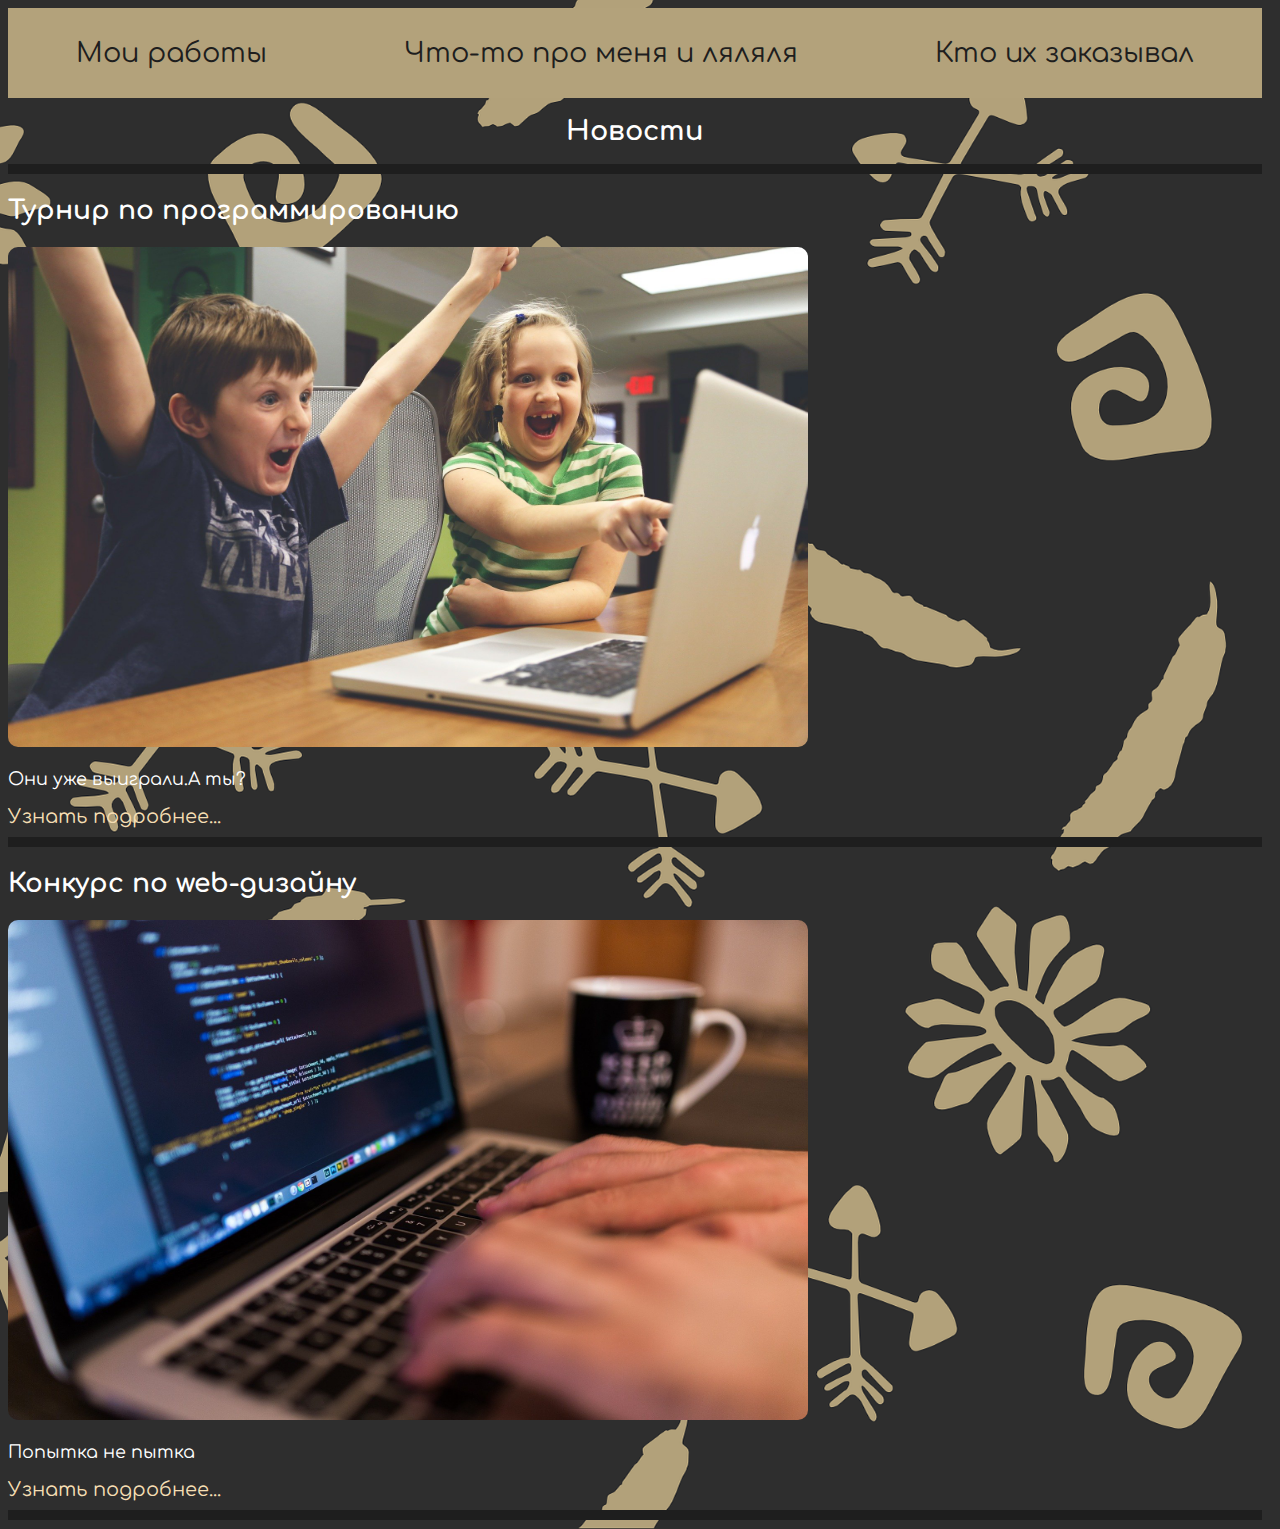
<file: index.html>
<!DOCTYPE html>
<html lang="ru">
<head>
    <meta charset="UTF-8">
    <meta name="viewport" content="width=device-width, initial-scale=1.0">
    <title>Главная</title>

    <link rel="preconnect" href="https://fonts.gstatic.com">
    <link href="https://fonts.googleapis.com/css2?family=Comfortaa:wght@700&display=swap" rel="stylesheet">

<link rel="stylesheet" href="index.css">

</head>
<body>
    
<div id="menu">


<a href="work.html">Мои работы</a>

<a href="aboutme.html">Что-то про меня и ляляля</a>

<a href="uzers.html">Кто их заказывал</a>


</div>

<h1>Новости</h1>
<hr>

<div id="content">

<h2>Турнир по программированию</h2>

<img src="children-593313_1920.jpg" alt="">
<br>
<p>Они уже выиграли.А ты?</p>
<a href="https://ru.wikipedia.org/wiki/Олимпиады_по_программированию">Узнать подробнее...</a>

<hr>

<h2>Конкурс по web-дизайну</h2>
<img src="work-731198_1920.jpg" alt="">
<br>
<p>Попытка не пытка</p>
<a href="https://ru.wikipedia.org/wiki/Веб-дизайн">Узнать подробнее...</a>


<hr>
</div>

</body>
</html>
</file>
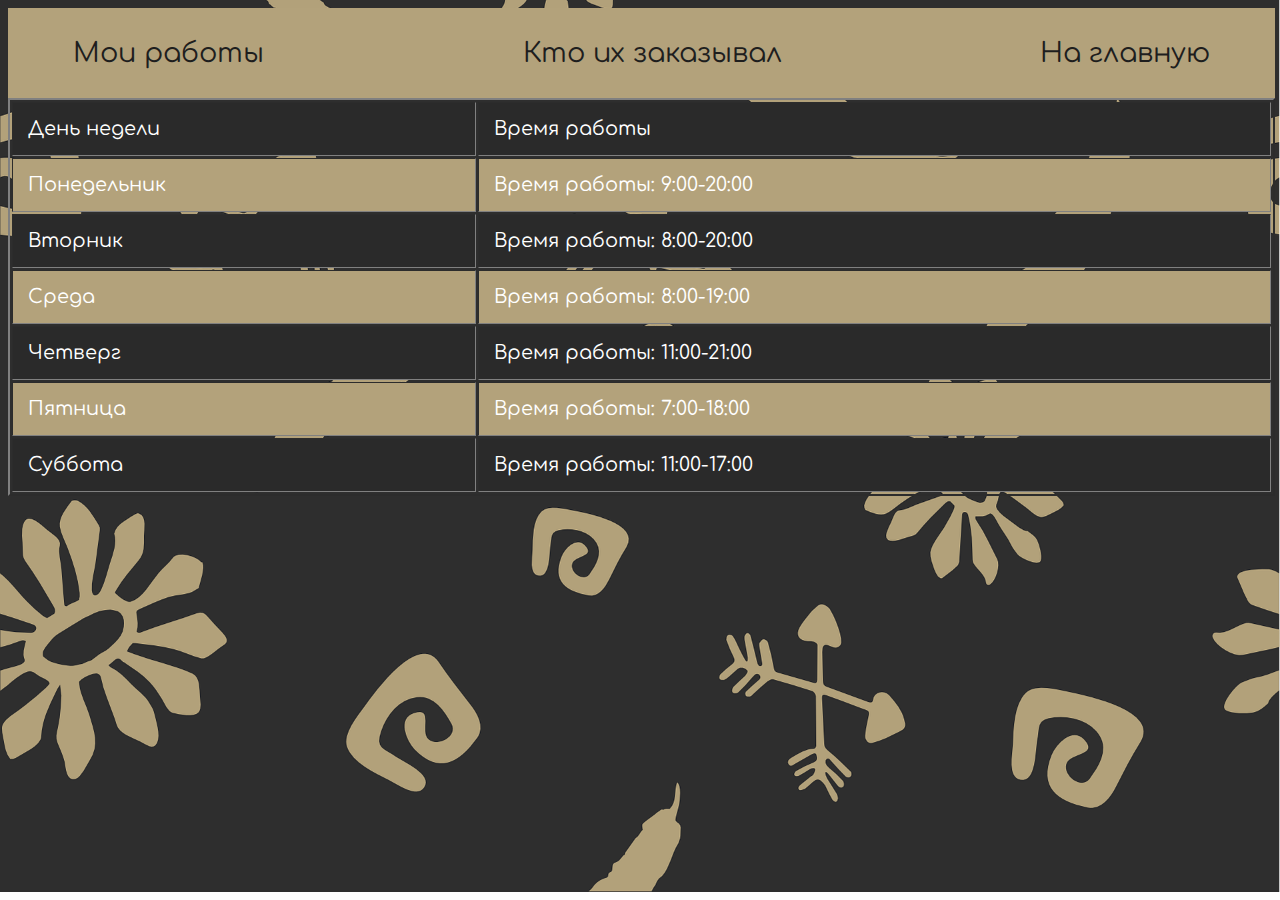
<file: aboutme.html>
<!DOCTYPE html>
<html lang="ru">
<head>
    <meta charset="UTF-8">
    <meta name="viewport" content="width=device-width, initial-scale=1.0">
    <title>Это я</title>
    <style>
        td{padding: 15px;
        font-size: 110%;   
         }
         .noneven{   
            
             background-color: rgb(42, 42, 42); 
         }
         .even{
           
            background-color: rgb(179, 162, 123);
    
         }
         table{ width: 99vw }
    </style>
    <link rel="preconnect" href="https://fonts.gstatic.com">
    <link href="https://fonts.googleapis.com/css2?family=Comfortaa:wght@700&display=swap" rel="stylesheet">

    <link rel="stylesheet" href="aboutme.css">

</head>
<body>
    
    <div id="menu"> 
        <a href="work.html">Мои работы</a>
        <br>
        <a href="uzers.html">Кто их заказывал</a>
        <br>
        <a href="index.html">На главную</a>
        
        
    </div>

    <div>
        <table border="2px">
            <tr class="noneven">
                <td>День недели</td>
                <td>Время работы</td>     
            </tr>
            <tr class="even">
                <td>Понедельник</td>
                <td>Время работы: 9:00-20:00</td>
            </tr>
            <tr class="noneven">
                <td>Вторник</td>
                <td>Время работы: 8:00-20:00</td>
            </tr>
            <tr class="even">
                <td>Среда</td>
                <td>Время работы: 8:00-19:00</td>
            </tr>
            <tr class="noneven">
                <td>Четверг</td>
                <td>Время работы: 11:00-21:00</td>
            </tr>
            <tr class="even">
                <td>Пятница</td>
                <td>Время работы: 7:00-18:00</td>
            </tr>
            <tr class="noneven">
                <td>Суббота</td>
                <td>Время работы: 11:00-17:00</td>
            </tr>
        </table>
    </div>



</body>
</html>
</file>
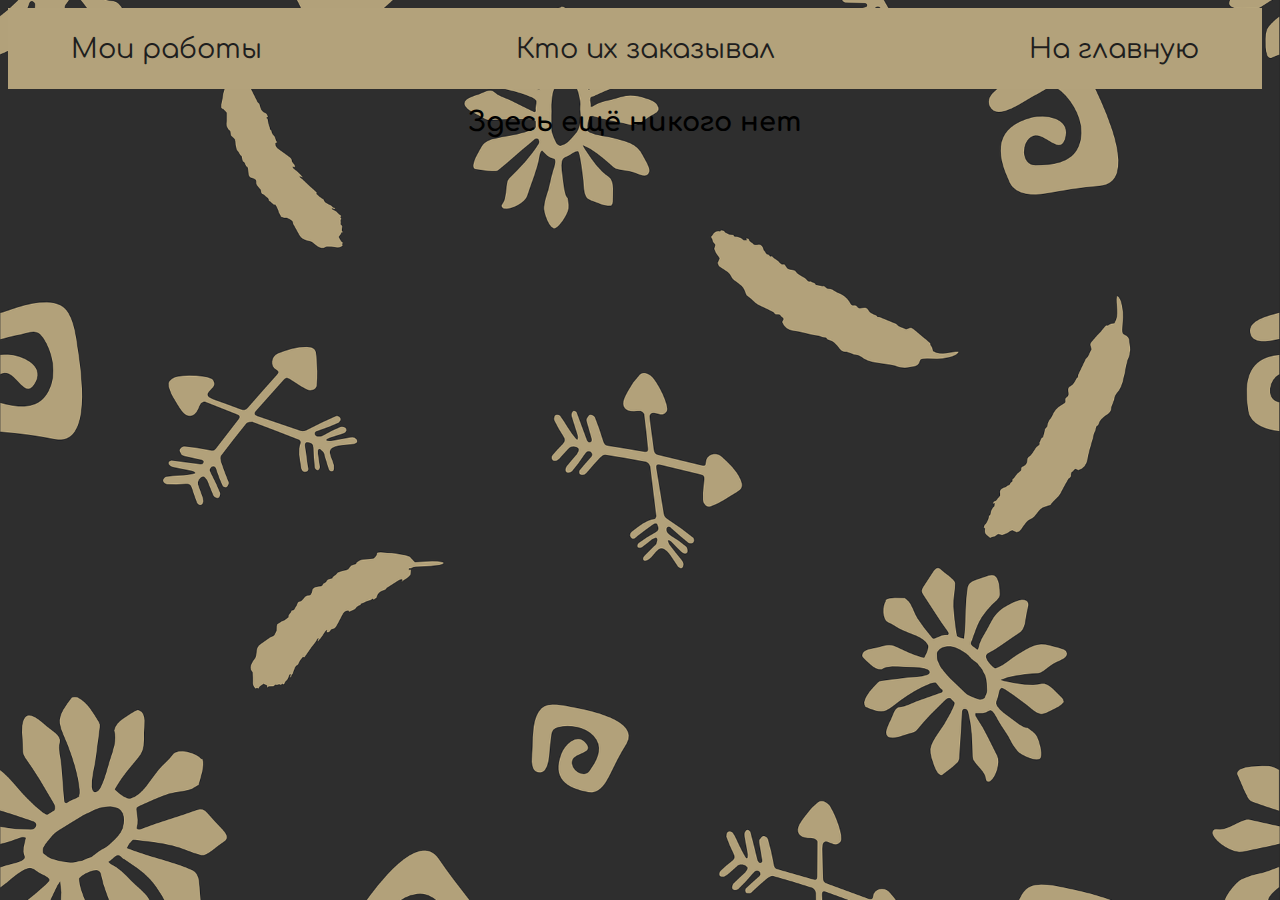
<file: uzers.html>
<!DOCTYPE html>
<html lang="ru">
<head>
    <meta charset="UTF-8">
    <meta name="viewport" content="width=device-width, initial-scale=1.0">
    <title>Кто же заказывал?</title>

    <link rel="preconnect" href="https://fonts.gstatic.com">
    <link href="https://fonts.googleapis.com/css2?family=Comfortaa:wght@700&display=swap" rel="stylesheet">

<link rel="stylesheet" href="uzers.css">

</head>
<body>
    
<div id="menu"> 
<a href="work.html">Мои работы</a>
<br>
<span id="name">Кто их заказывал</span>
<br>
<a href="index.html">На главную</a>


</div>
<h1>Здесь ещё никого нет</h1>






</body>
</html>
</file>
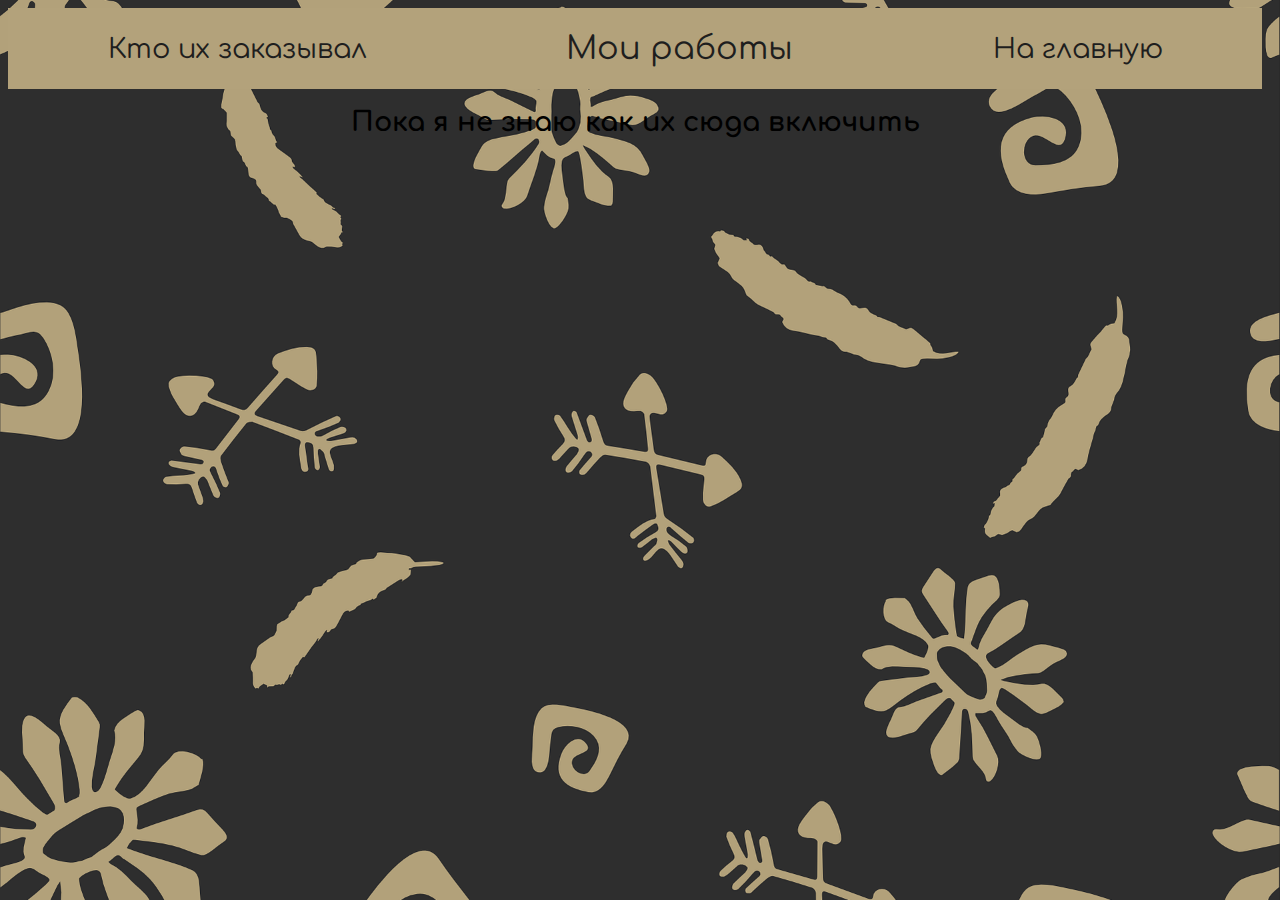
<file: work.html>
<!DOCTYPE html>
<html lang="ru">
<head>
    <meta charset="UTF-8">
    <meta name="viewport" content="width=device-width, initial-scale=1.0">
    <title>Мои работы</title>

<link rel="stylesheet" href="work.css">

<link rel="preconnect" href="https://fonts.gstatic.com">
<link href="https://fonts.googleapis.com/css2?family=Comfortaa:wght@700&display=swap" rel="stylesheet">

</head>
<body>
    
<div id="menu">
<a href="uzers.html">Кто их заказывал</a>
<span id="name">Мои работы</span>
<a href="index.html">На главную</a>
</div>

<h1>Пока я не знаю как их сюда включить</h1>

</body>
</html>
</file>
<file: index.css>
body{
    background-image: url(pattern-728509_1920.png);
    background-position: center;
    background-repeat:no-repeat;
    background-size:cover;
    width: 98vw;
    height: 200%;
}

#menu{

        width: 98vw;
        height: 10vh;
        background-color: rgb(179, 162, 123);
        background-position: center;
        display: flex;
        justify-content: space-around;
        align-items: center;
        
}

#name{
font-size: 200%;
font-family: 'Comfortaa', cursive;
background-color: transparent;


}

#menu>a{
    text-decoration: none;
    font-family: 'Comfortaa', cursive;
    font-size: 170%;
    color: rgb(30, 30, 30);
    
    }

#menu>a:hover{
    font-size: 240%;
    color: black;
    font-weight: bold;
    
    }

    h1{
        font-family: 'Comfortaa', cursive;
        font-size: 170%;
        background-color: transparent;
        text-align: center;
        color: white;
    }

hr{
    color: rgb(42, 42, 42);
    background-color: rgb(42, 42, 42);
    height: 10px;
    border: rgb(10, 10, 10);
}

#content img{
    width: 800px;
height: 500px;
border-radius: 10px;

}

#content{
    font-family: 'Comfortaa', cursive;
    text-decoration: none;
    color: white;
    font-size: 110%;

 

}

#content>a{
text-decoration: none;
font-family: 'Comfortaa', cursive;
color: wheat;
font-size: 110%;

}

#content>a:hover{
    font-size: 130%;
    color:wheat;
    font-weight: bold;


}

hr{
color: rgb(30, 30, 30);
height: 10px;
background-color:rgb(30, 30, 30);
}
</file>
<file: aboutme.css>
body{
    background-image: url(pattern-728509_1920.png);
    background-position: center;
    background-repeat:no-repeat;
    background-size:cover;
    width: 99%;
    height: 200%;
}

#menu{

        width: 99vw;
        height: 10vh;
        background-color: rgb(179, 162, 123);
        background-position: center;
        display: flex;
        justify-content: space-around;
        align-items: center;
        
}

#name{
font-size: 200%;
font-family: 'Comfortaa', cursive;
background-color: transparent;


}

#menu>a{
    text-decoration: none;
    font-family: 'Comfortaa', cursive;
    font-size: 170%;
    color: rgb(30, 30, 30);
    
    }

#menu>a:hover{
    font-size: 240%;
    color: black;
    font-weight: bold;
    
    }

    h1{
        font-family: 'Comfortaa', cursive;
        font-size: 170%;
        background-color: transparent;
        text-align: center;
        color: white;
    }

hr{
    color: rgb(42, 42, 42);
    background-color: rgb(42, 42, 42);
    height: 10px;
    border: rgb(10, 10, 10);
}

#content img{
    width: 800px;
height: 500px;
border-radius: 10px;

}

#content{
    font-family: 'Comfortaa', cursive;
    text-decoration: none;
    color: white;
    font-size: 110%;

 

}

a{
text-decoration: none;
font-family: 'Comfortaa', cursive;
color: wheat;
font-size: 110%;

}

hr{
color: rgb(30, 30, 30);
height: 10px;
background-color:rgb(30, 30, 30);
}

table{
    color: white;
    font-size: 110%;
    font-family: 'Comfortaa', cursive;
}
</file>
<file: uzers.css>
body{
    width: 98vw;
    height: 98vh;
    background-image: url(pattern-728509_1920.png);
    background-repeat: no-repeat;
    background-position: center;
    background-size: cover;
    background-color:  rgb(42, 42, 42);
}

#menu{
    width: 98vw;
    height: 9vh;
    background-color: rgb(179, 162, 123);
    color: rgb(30, 30, 30);
    display: flex;
    justify-content: space-around;
    align-items: center;
    margin-left: 0px;
}


#name{
    font-size: 200%;
    background-color: transparent;
    font-family: 'Comfortaa', cursive;
    color: rgb(30, 30, 30);
    
    
    }

#menu>a{
    text-decoration: none;
    font-family: 'Comfortaa', cursive;
    font-size: 170%;
    color: rgb(30, 30, 30);
    
    }

#menu>a:hover{
    font-size: 240%;
    color: black;
    font-weight: bold;
    
    }

    #menu>span{
        text-decoration: none;
        font-family: 'Comfortaa', cursive;
        font-size: 170%;
        color: rgb(30, 30, 30);

    }

  h1{
    font-family: 'Comfortaa', cursive;
    font-size: 170%;
    background-color: transparent;
    text-align: center;
  }
</file>
<file: work.css>
body{
width: 98vw;
height: 98vh;
background-image: url(pattern-728509_1920.png);
background-repeat: no-repeat;
background-position: center;
background-size: cover;
background-color:  rgb(42, 42, 42);

}

#menu{
    width: 98vw;
    height: 9vh;
    background-color: rgb(179, 162, 123);
    color: rgb(30, 30, 30);
display: flex;
justify-content: space-around;
align-items: center;
margin-left: 0px;

}

#name{
font-size: 200%;
background-color: transparent;
font-family: 'Comfortaa', cursive;
color: rgb(30, 30, 30);


}

#menu>a{
    text-decoration: none;
    font-family: 'Comfortaa', cursive;
    font-size: 170%;
    color: rgb(30, 30, 30);

}

#menu>a:hover{
    font-size: 240%;
    color: black;
    font-weight: bold;
    
    }

h1{
    font-family: 'Comfortaa', cursive;
    font-size: 170%;
    background-color: transparent;
    text-align: center;
    }
</file>
